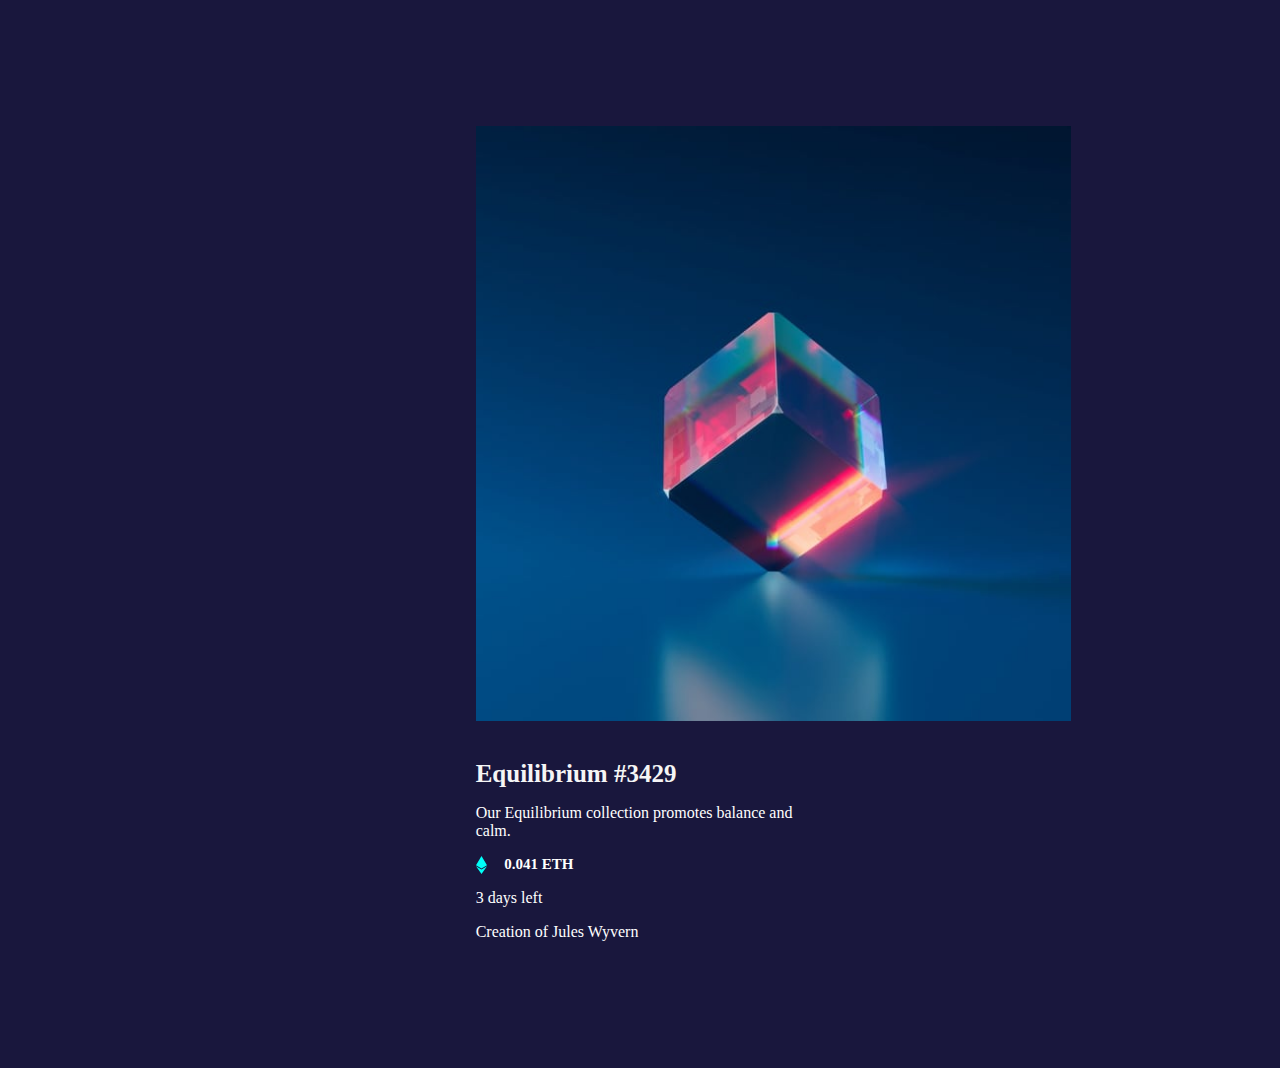
<file: nft-preview-card/index.html>
<!doctype html>
<html lang="en">

<head>
  <!-- Required meta tags -->
  <meta charset="utf-8">
  <meta name="viewport" content="width=device-width, initial-scale=1">

  <!-- Bootstrap CSS -->
  <link href="https://cdn.jsdelivr.net/npm/bootstrap@5.0.2/dist/css/bootstrap.min.css" rel="stylesheet"
    integrity="sha384-EVSTQN3/azprG1Anm3QDgpJLIm9Nao0Yz1ztcQTwFspd3yD65VohhpuuCOmLASjC" crossorigin="anonymous">
  <link rel="stylesheet" href="./style/styles.css">
  <title>Frontend Mentor | NFT preview card component</title>
</head>

<body>

  <section id="main-nft">
    <div class="container-fluid">
      <div class="col-lg-6">
        <img class="nft-image" src="./images/image-equilibrium.jpg" alt="">
      </div>

      <div class="row">
        <h1>
          Equilibrium #3429

        </h1>

        <p>
          Our Equilibrium collection promotes balance and calm.
        </p>


        <section class="price-date">
          <div class="container">
            <div class="row">
              <div class="col-md-4">
                <img class="eth-icon" src="./images/icon-ethereum.svg" alt="">
                <h3>0.041 ETH</h3>
              </div>
              <div class="col-md-4">
                <p>3 days left</p>
              </div>
            </div>
          </div>

        </section>



        <p>
          Creation of Jules Wyvern
        </p>
      </div>
    </div>
  </section>




  <!-- Optional JavaScript; choose one of the two! -->

  <!-- Option 1: Bootstrap Bundle with Popper -->
  <script src="https://cdn.jsdelivr.net/npm/bootstrap@5.0.2/dist/js/bootstrap.bundle.min.js"
    integrity="sha384-MrcW6ZMFYlzcLA8Nl+NtUVF0sA7MsXsP1UyJoMp4YLEuNSfAP+JcXn/tWtIaxVXM"
    crossorigin="anonymous"></script>

  <!-- Option 2: Separate Popper and Bootstrap JS -->
  <!--
    <script src="https://cdn.jsdelivr.net/npm/@popperjs/core@2.9.2/dist/umd/popper.min.js" integrity="sha384-IQsoLXl5PILFhosVNubq5LC7Qb9DXgDA9i+tQ8Zj3iwWAwPtgFTxbJ8NT4GN1R8p" crossorigin="anonymous"></script>
    <script src="https://cdn.jsdelivr.net/npm/bootstrap@5.0.2/dist/js/bootstrap.min.js" integrity="sha384-cVKIPhGWiC2Al4u+LWgxfKTRIcfu0JTxR+EQDz/bgldoEyl4H0zUF0QKbrJ0EcQF" crossorigin="anonymous"></script>
    -->
</body>

</html>
</file>
<file: nft-preview-card/style/styles.css>
/* Classes */

body {
    background-color: rgb(25, 23, 61);
    color: white;
}

h1 {
    color: whitesmoke;
    font-size: 25px;
    font-style: bold;
    padding-top: 5%;
}

h3 {
    font-size: 15px;

}

.nft-image {
    width: 170%;
}

.eth-icon {
    float: left;
    padding-right: 5%;
}

/* Sections */
#main-nft {
    margin-top: 10%;
    margin-bottom: 10%;
    margin-left: 37%;
    width: 350px;
    
}
</file>
